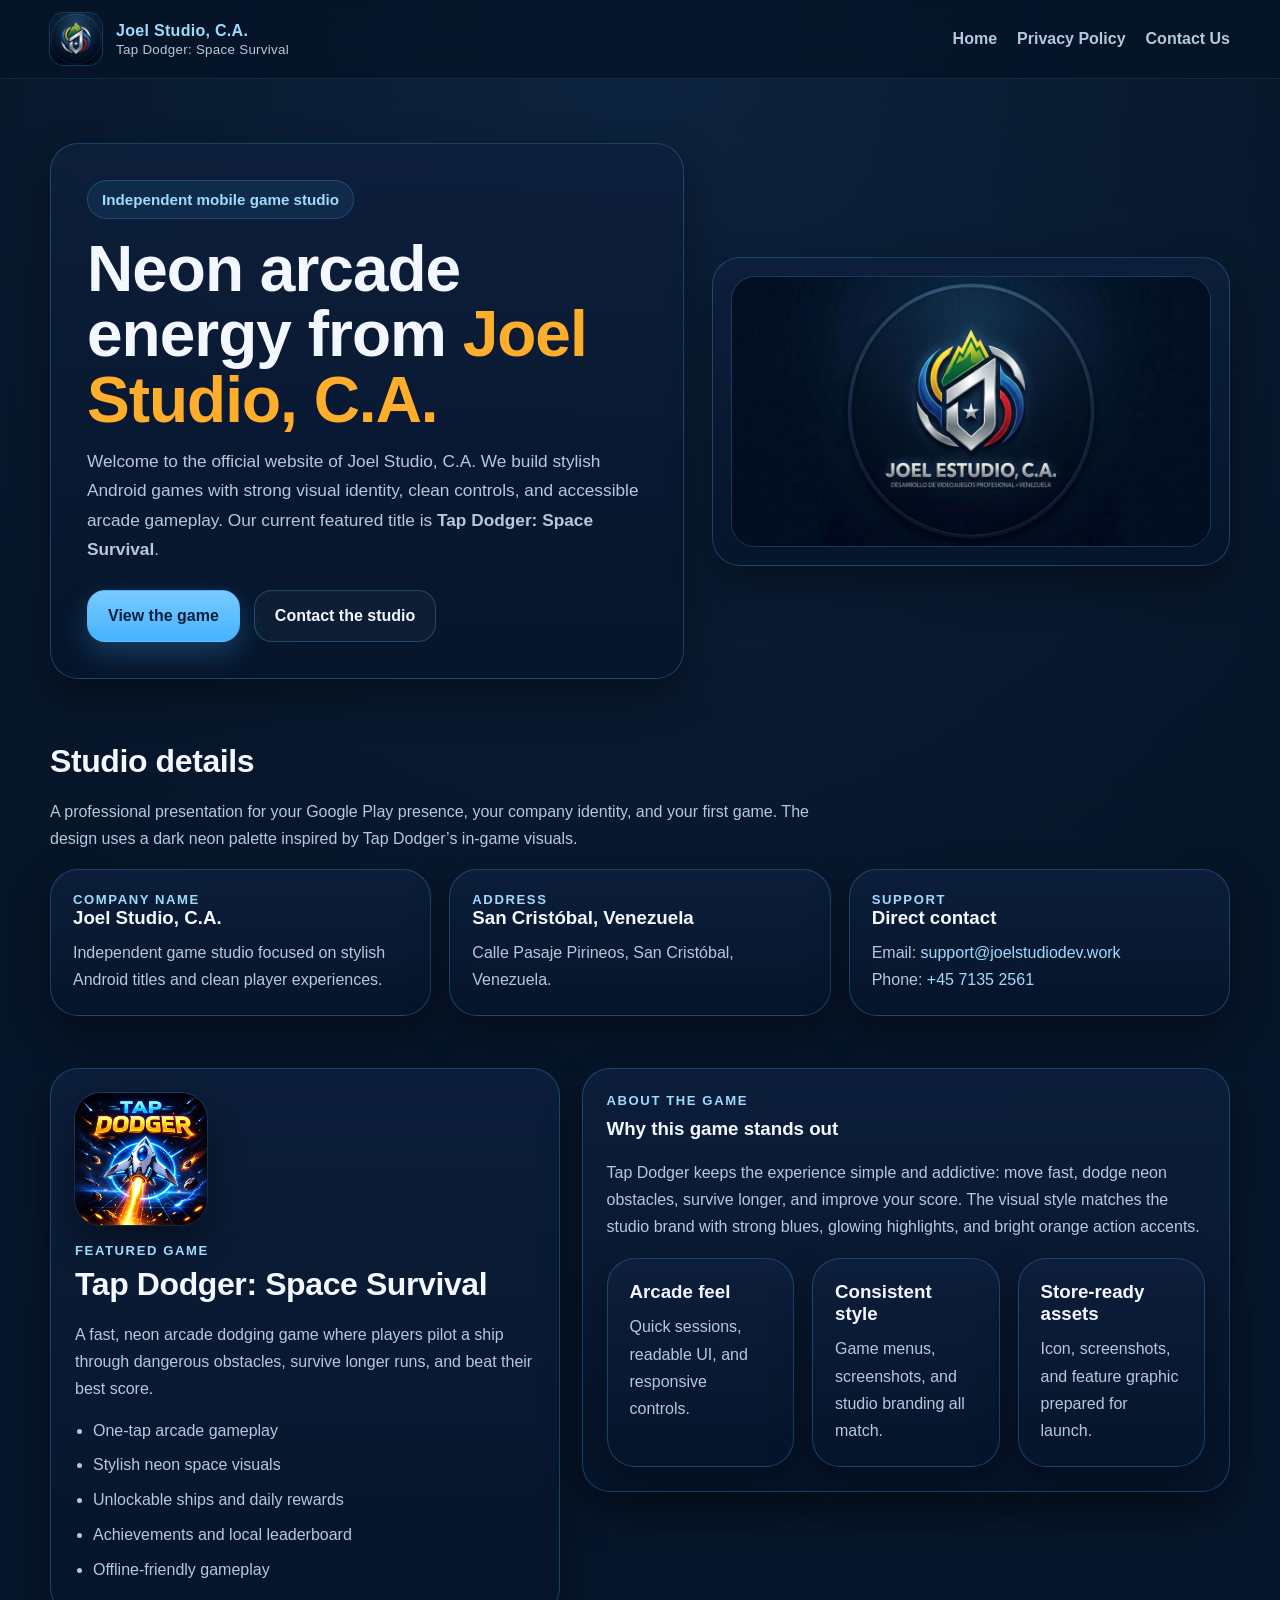
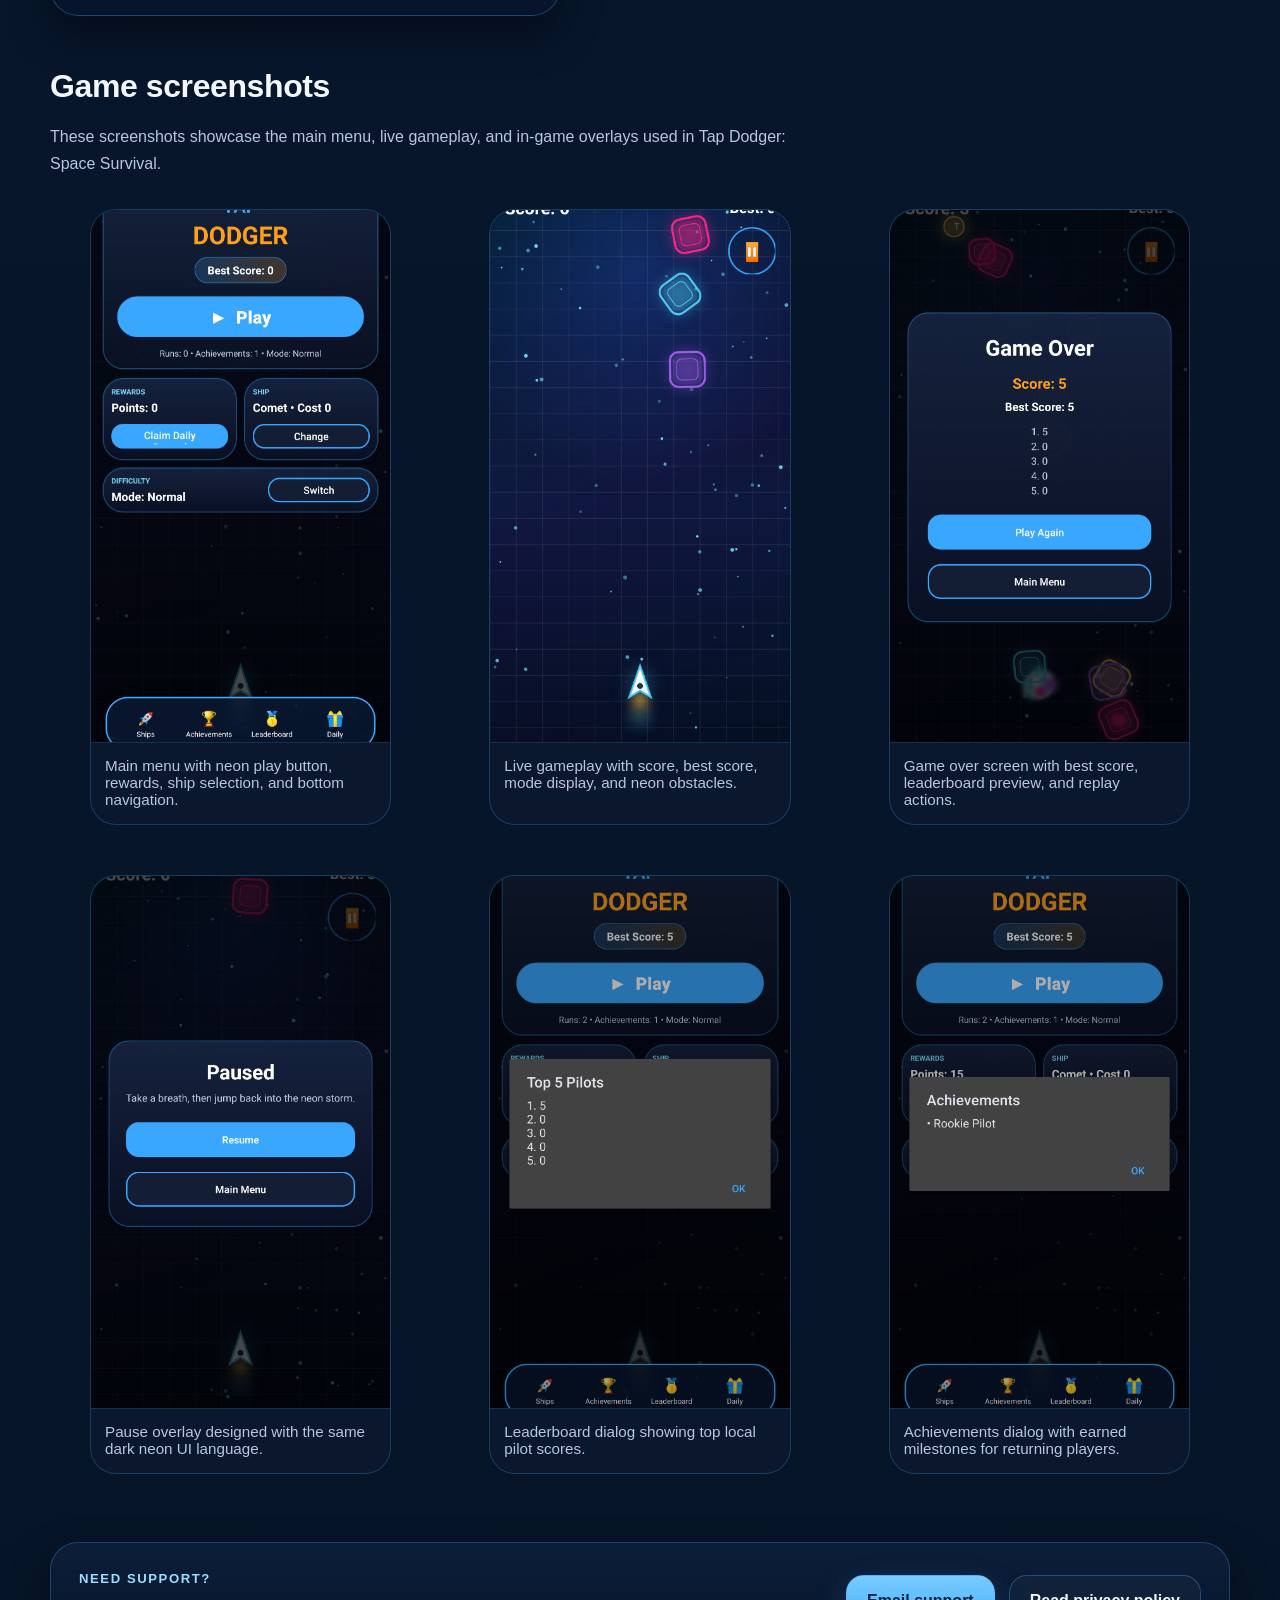
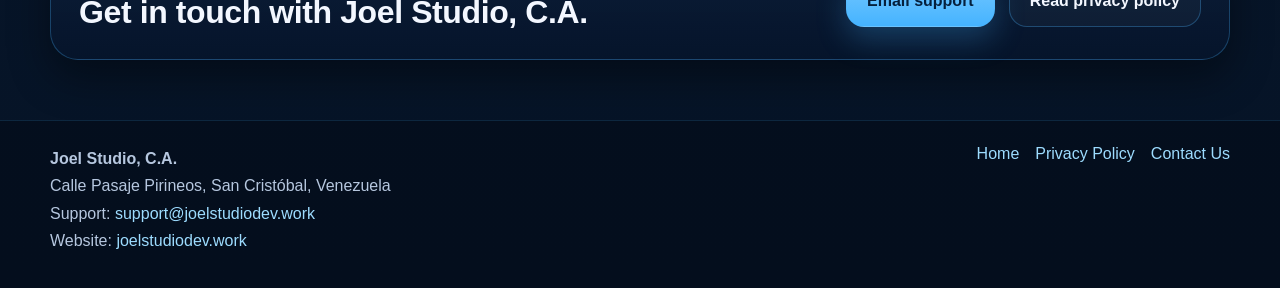
<file: index.html>
<!doctype html>
<html lang="en">
<head>
  <meta charset="utf-8">
  <meta name="viewport" content="width=device-width,initial-scale=1">
  <title>Joel Studio, C.A. | Tap Dodger: Space Survival</title>
  <meta name="description" content="Joel Studio, C.A. official website featuring Tap Dodger: Space Survival, company details, screenshots, and support information.">
  <meta name="theme-color" content="#061427">
  <link rel="icon" href="assets/company-icon.png">
  <link rel="stylesheet" href="styles.css">
</head>
<body>

<header class="nav">
  <div class="container nav-inner">
    <a class="brand" href="index.html">
      <img src="assets/company-icon.png" alt="Joel Studio, C.A. logo">
      <span>
        Joel Studio, C.A.
        <small>Tap Dodger: Space Survival</small>
      </span>
    </a>
    <nav class="nav-links">
      <a href="index.html">Home</a>
      <a href="privacy.html">Privacy Policy</a>
      <a href="contact.html">Contact Us</a>
    </nav>
  </div>
</header>

<main>
  <section class="hero">
    <div class="container hero-grid">
      <div class="card hero-copy">
        <span class="kicker">Independent mobile game studio</span>
        <h1>Neon arcade energy from <span class="accent">Joel Studio, C.A.</span></h1>
        <p>Welcome to the official website of Joel Studio, C.A. We build stylish Android games with strong visual identity, clean controls, and accessible arcade gameplay. Our current featured title is <strong>Tap Dodger: Space Survival</strong>.</p>
        <div class="hero-actions">
          <a class="btn btn-primary" href="#game">View the game</a>
          <a class="btn btn-ghost" href="contact.html">Contact the studio</a>
        </div>
      </div>
      <div class="card hero-visual">
        <div class="visual-shell">
          <img src="assets/company-header.jpg" alt="Joel Studio, C.A. studio banner">
        </div>
      </div>
    </div>
  </section>

  <section class="section">
    <div class="container">
      <h2 class="section-title">Studio details</h2>
      <p class="section-copy">A professional presentation for your Google Play presence, your company identity, and your first game. The design uses a dark neon palette inspired by Tap Dodger’s in-game visuals.</p>
      <div class="company-grid">
        <article class="card info-box">
          <div class="label">Company name</div>
          <h3>Joel Studio, C.A.</h3>
          <p>Independent game studio focused on stylish Android titles and clean player experiences.</p>
        </article>
        <article class="card info-box">
          <div class="label">Address</div>
          <h3>San Cristóbal, Venezuela</h3>
          <p>Calle Pasaje Pirineos, San Cristóbal, Venezuela.</p>
        </article>
        <article class="card info-box">
          <div class="label">Support</div>
          <h3>Direct contact</h3>
          <p>Email: <a href="mailto:support@joelstudiodev.work">support@joelstudiodev.work</a><br>Phone: <a href="tel:+4571352561">+45 7135 2561</a></p>
        </article>
      </div>
    </div>
  </section>

  <section class="section" id="game">
    <div class="container game-showcase">
      <article class="card game-box">
        <img class="game-icon" src="assets/tap-dodger-icon.png" alt="Tap Dodger game icon">
        <div class="label">Featured game</div>
        <h2 class="section-title" style="margin-top:8px">Tap Dodger: Space Survival</h2>
        <p class="section-copy" style="margin-bottom:0">A fast, neon arcade dodging game where players pilot a ship through dangerous obstacles, survive longer runs, and beat their best score.</p>
        <ul class="bullets">
          <li>One-tap arcade gameplay</li>
          <li>Stylish neon space visuals</li>
          <li>Unlockable ships and daily rewards</li>
          <li>Achievements and local leaderboard</li>
          <li>Offline-friendly gameplay</li>
        </ul>
      </article>
      <article class="card game-box">
        <div class="label">About the game</div>
        <h3 style="margin-top:10px">Why this game stands out</h3>
        <p class="section-copy">Tap Dodger keeps the experience simple and addictive: move fast, dodge neon obstacles, survive longer, and improve your score. The visual style matches the studio brand with strong blues, glowing highlights, and bright orange action accents.</p>
        <div class="feature-grid" style="margin-top:18px">
          <div class="card feature-box">
            <h3>Arcade feel</h3>
            <p>Quick sessions, readable UI, and responsive controls.</p>
          </div>
          <div class="card feature-box">
            <h3>Consistent style</h3>
            <p>Game menus, screenshots, and studio branding all match.</p>
          </div>
          <div class="card feature-box">
            <h3>Store-ready assets</h3>
            <p>Icon, screenshots, and feature graphic prepared for launch.</p>
          </div>
        </div>
      </article>
    </div>
  </section>

  <section class="section">
    <div class="container">
      <h2 class="section-title">Game screenshots</h2>
      <p class="section-copy">These screenshots showcase the main menu, live gameplay, and in-game overlays used in Tap Dodger: Space Survival.</p>
      <div class="screens">
        <figure class="screen">
          <img src="assets/screen-menu.png" alt="Tap Dodger main menu screenshot">
          <figcaption>Main menu with neon play button, rewards, ship selection, and bottom navigation.</figcaption>
        </figure>
        <figure class="screen">
          <img src="assets/screen-gameplay.png" alt="Tap Dodger gameplay screenshot">
          <figcaption>Live gameplay with score, best score, mode display, and neon obstacles.</figcaption>
        </figure>
        <figure class="screen">
          <img src="assets/screen-gameover.png" alt="Tap Dodger game over screenshot">
          <figcaption>Game over screen with best score, leaderboard preview, and replay actions.</figcaption>
        </figure>
        <figure class="screen">
          <img src="assets/screen-paused.png" alt="Tap Dodger paused screenshot">
          <figcaption>Pause overlay designed with the same dark neon UI language.</figcaption>
        </figure>
        <figure class="screen">
          <img src="assets/screen-leaderboard.png" alt="Tap Dodger leaderboard screenshot">
          <figcaption>Leaderboard dialog showing top local pilot scores.</figcaption>
        </figure>
        <figure class="screen">
          <img src="assets/screen-achievements.png" alt="Tap Dodger achievements screenshot">
          <figcaption>Achievements dialog with earned milestones for returning players.</figcaption>
        </figure>
      </div>
    </div>
  </section>

  <section class="section">
    <div class="container">
      <div class="card cta">
        <div>
          <div class="label">Need support?</div>
          <h2 class="section-title" style="margin:8px 0 0">Get in touch with Joel Studio, C.A.</h2>
        </div>
        <div class="hero-actions">
          <a class="btn btn-primary" href="mailto:support@joelstudiodev.work">Email support</a>
          <a class="btn btn-ghost" href="privacy.html">Read privacy policy</a>
        </div>
      </div>
    </div>
  </section>
</main>

<footer class="footer">
  <div class="container footer-inner">
    <div>
      <p><strong>Joel Studio, C.A.</strong><br>
      Calle Pasaje Pirineos, San Cristóbal, Venezuela<br>
      Support: <a href="mailto:support@joelstudiodev.work">support@joelstudiodev.work</a><br>
      Website: <a href="https://www.joelstudiodev.work/" target="_blank" rel="noopener">joelstudiodev.work</a></p>
    </div>
    <div class="footer-links">
      <a href="index.html">Home</a>
      <a href="privacy.html">Privacy Policy</a>
      <a href="contact.html">Contact Us</a>
    </div>
  </div>
</footer>

</body>
</html>
</file>
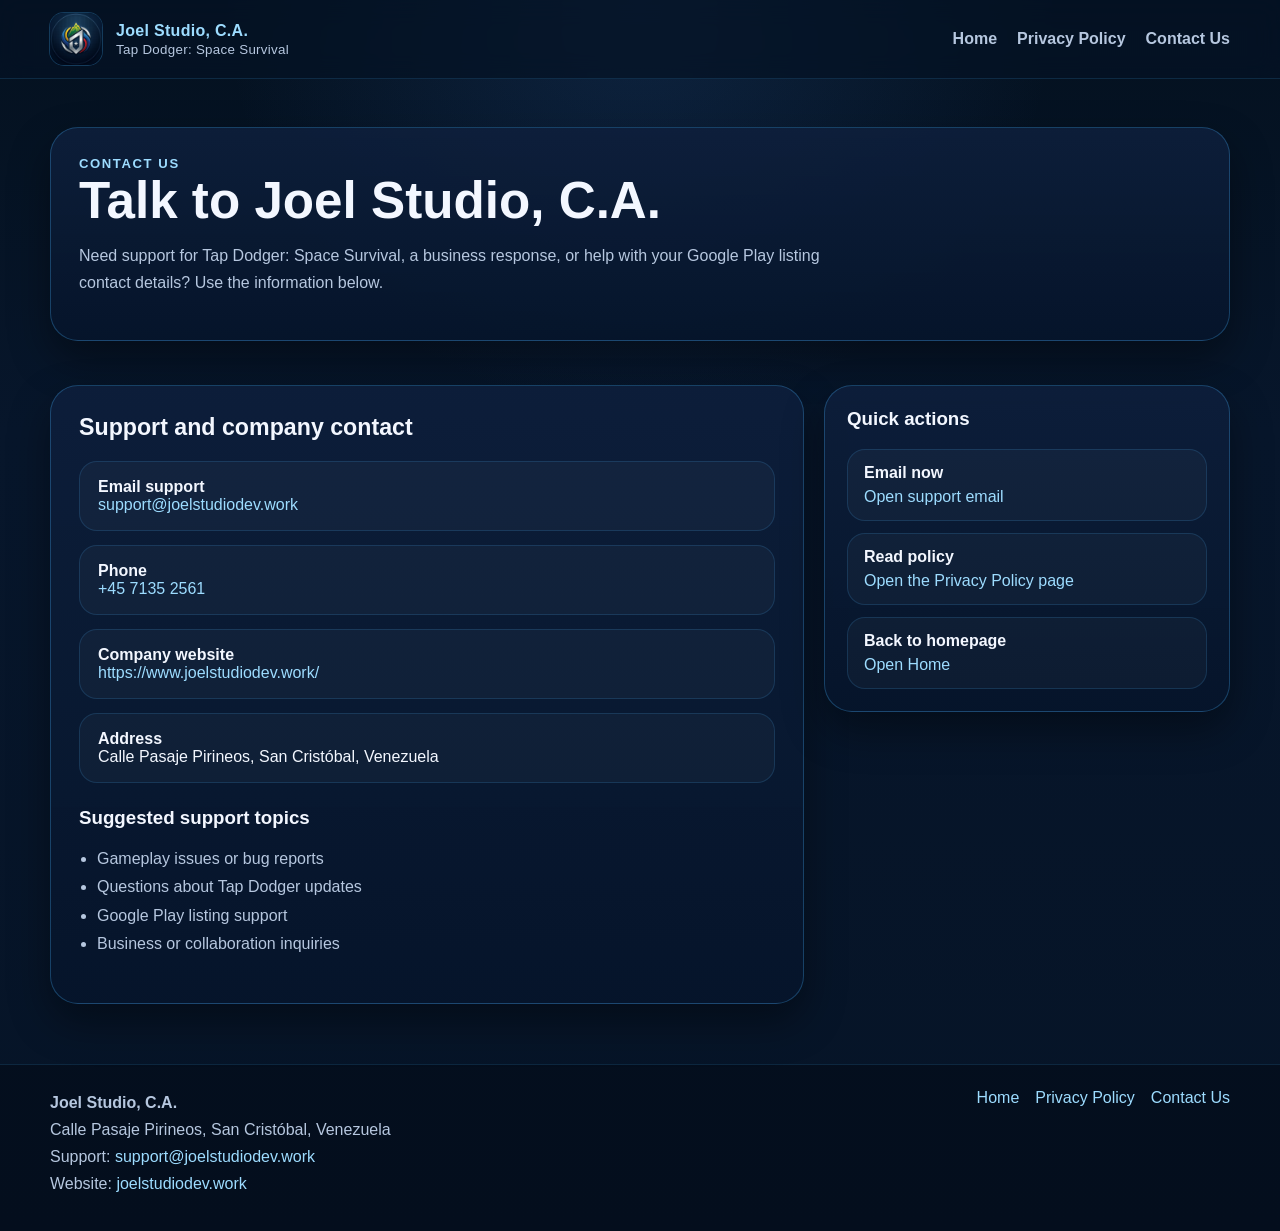
<file: contact.html>
<!doctype html>
<html lang="en">
<head>
  <meta charset="utf-8">
  <meta name="viewport" content="width=device-width,initial-scale=1">
  <title>Contact Us | Joel Studio, C.A.</title>
  <meta name="description" content="Contact Joel Studio, C.A. for support, business inquiries, and Tap Dodger: Space Survival assistance.">
  <meta name="theme-color" content="#061427">
  <link rel="icon" href="assets/company-icon.png">
  <link rel="stylesheet" href="styles.css">
</head>
<body>

<header class="nav">
  <div class="container nav-inner">
    <a class="brand" href="index.html">
      <img src="assets/company-icon.png" alt="Joel Studio, C.A. logo">
      <span>
        Joel Studio, C.A.
        <small>Tap Dodger: Space Survival</small>
      </span>
    </a>
    <nav class="nav-links">
      <a href="index.html">Home</a>
      <a href="privacy.html">Privacy Policy</a>
      <a href="contact.html">Contact Us</a>
    </nav>
  </div>
</header>

<main>
  <section class="page-hero">
    <div class="container">
      <div class="card">
        <div class="label">Contact Us</div>
        <h1>Talk to Joel Studio, C.A.</h1>
        <p class="section-copy">Need support for Tap Dodger: Space Survival, a business response, or help with your Google Play listing contact details? Use the information below.</p>
      </div>
    </div>
  </section>

  <section class="section">
    <div class="container contact-wrap">
      <article class="card content-card">
        <h2>Support and company contact</h2>
        <div class="contact-list">
          <div class="contact-item">
            <strong>Email support</strong><br>
            <a href="mailto:support@joelstudiodev.work">support@joelstudiodev.work</a>
          </div>
          <div class="contact-item">
            <strong>Phone</strong><br>
            <a href="tel:+4571352561">+45 7135 2561</a>
          </div>
          <div class="contact-item">
            <strong>Company website</strong><br>
            <a href="https://www.joelstudiodev.work/" target="_blank" rel="noopener">https://www.joelstudiodev.work/</a>
          </div>
          <div class="contact-item">
            <strong>Address</strong><br>
            Calle Pasaje Pirineos, San Cristóbal, Venezuela
          </div>
        </div>

        <h3>Suggested support topics</h3>
        <ul>
          <li>Gameplay issues or bug reports</li>
          <li>Questions about Tap Dodger updates</li>
          <li>Google Play listing support</li>
          <li>Business or collaboration inquiries</li>
        </ul>
      </article>

      <aside class="card side-card">
        <h3>Quick actions</h3>
        <div class="kv">
          <div><strong>Email now</strong><a href="mailto:support@joelstudiodev.work?subject=Tap%20Dodger%20Support">Open support email</a></div>
          <div><strong>Read policy</strong><a href="privacy.html">Open the Privacy Policy page</a></div>
          <div><strong>Back to homepage</strong><a href="index.html">Open Home</a></div>
        </div>
      </aside>
    </div>
  </section>
</main>

<footer class="footer">
  <div class="container footer-inner">
    <div>
      <p><strong>Joel Studio, C.A.</strong><br>
      Calle Pasaje Pirineos, San Cristóbal, Venezuela<br>
      Support: <a href="mailto:support@joelstudiodev.work">support@joelstudiodev.work</a><br>
      Website: <a href="https://www.joelstudiodev.work/" target="_blank" rel="noopener">joelstudiodev.work</a></p>
    </div>
    <div class="footer-links">
      <a href="index.html">Home</a>
      <a href="privacy.html">Privacy Policy</a>
      <a href="contact.html">Contact Us</a>
    </div>
  </div>
</footer>

</body>
</html>
</file>
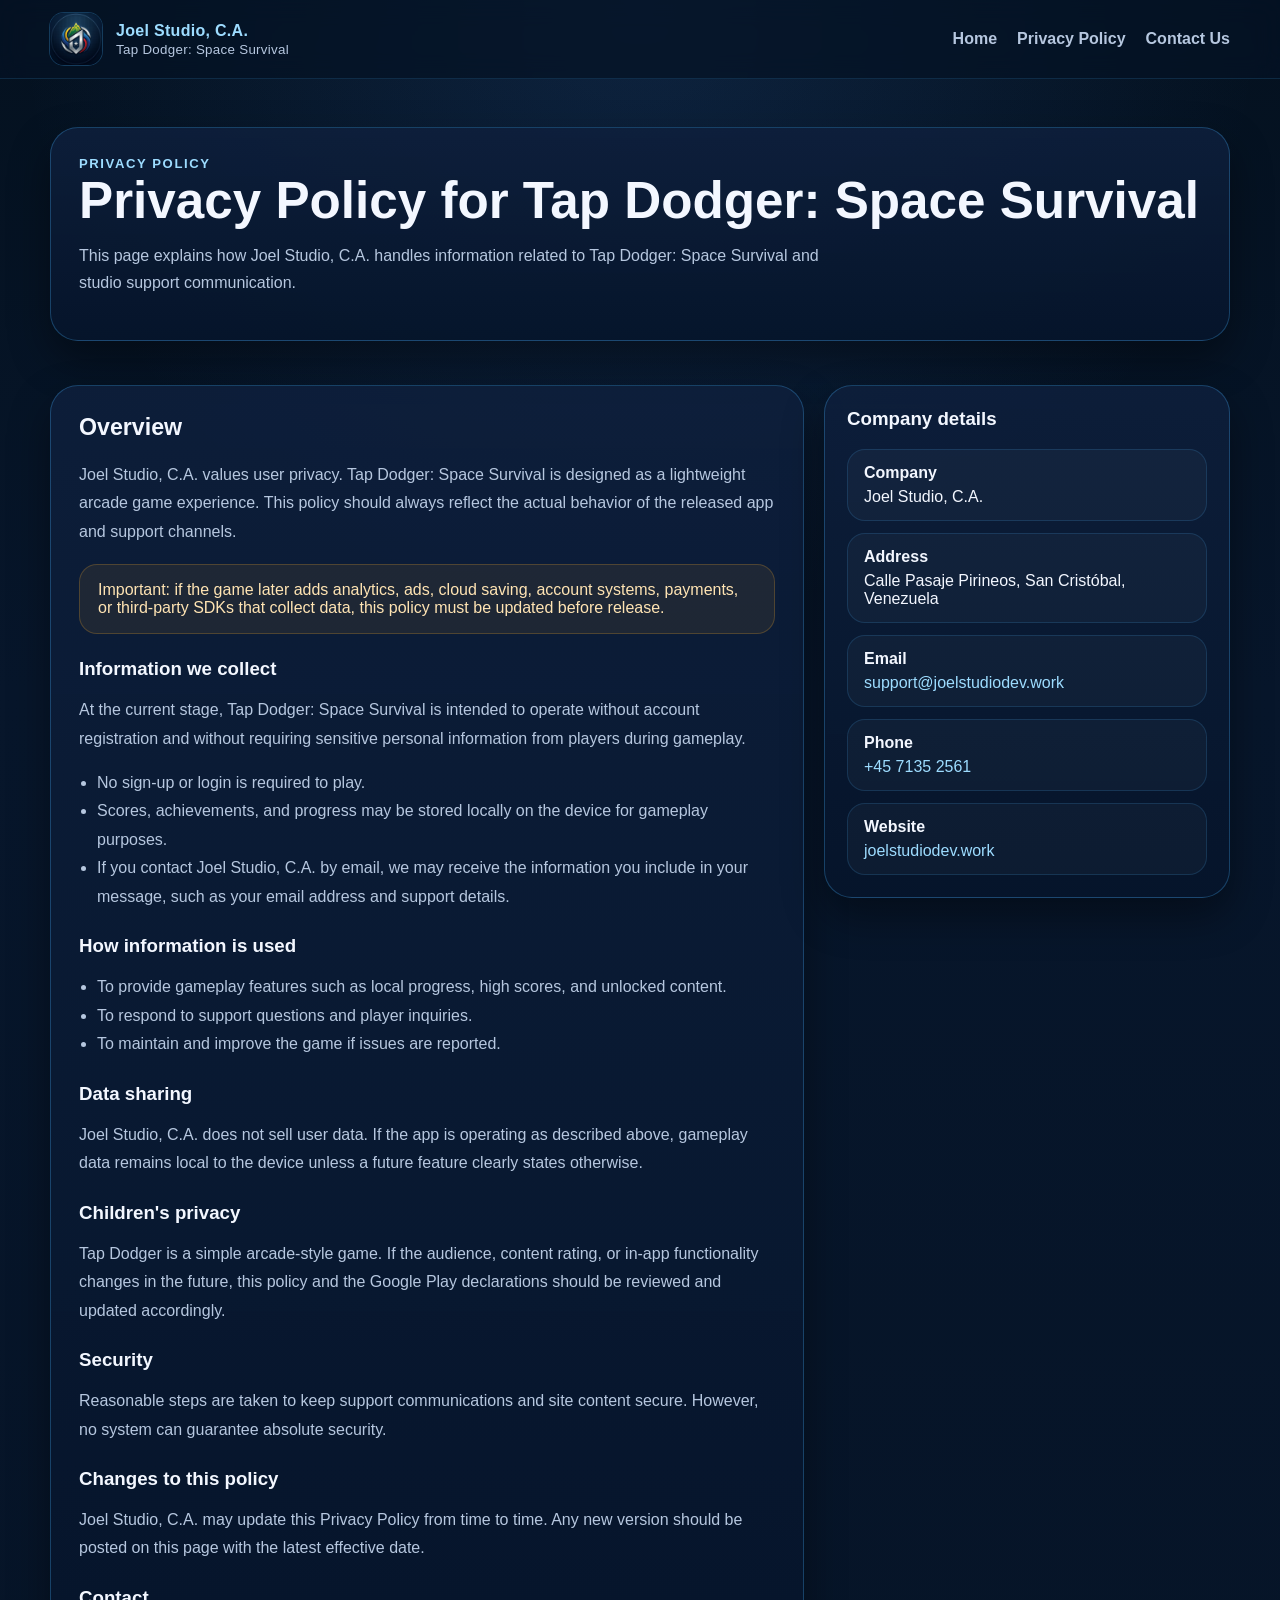
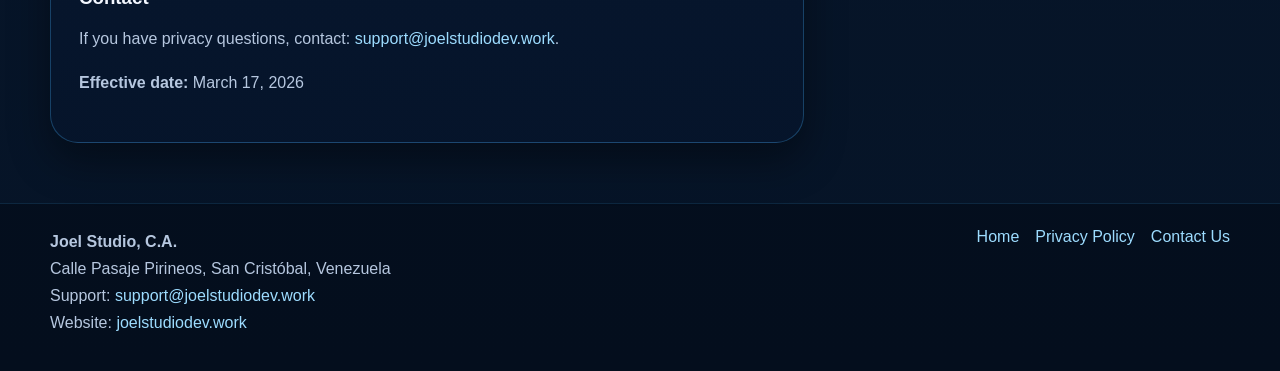
<file: privacy.html>
<!doctype html>
<html lang="en">
<head>
  <meta charset="utf-8">
  <meta name="viewport" content="width=device-width,initial-scale=1">
  <title>Privacy Policy | Joel Studio, C.A.</title>
  <meta name="description" content="Privacy Policy for Joel Studio, C.A. and Tap Dodger: Space Survival.">
  <meta name="theme-color" content="#061427">
  <link rel="icon" href="assets/company-icon.png">
  <link rel="stylesheet" href="styles.css">
</head>
<body>

<header class="nav">
  <div class="container nav-inner">
    <a class="brand" href="index.html">
      <img src="assets/company-icon.png" alt="Joel Studio, C.A. logo">
      <span>
        Joel Studio, C.A.
        <small>Tap Dodger: Space Survival</small>
      </span>
    </a>
    <nav class="nav-links">
      <a href="index.html">Home</a>
      <a href="privacy.html">Privacy Policy</a>
      <a href="contact.html">Contact Us</a>
    </nav>
  </div>
</header>

<main>
  <section class="page-hero">
    <div class="container">
      <div class="card">
        <div class="label">Privacy Policy</div>
        <h1>Privacy Policy for Tap Dodger: Space Survival</h1>
        <p class="section-copy">This page explains how Joel Studio, C.A. handles information related to Tap Dodger: Space Survival and studio support communication.</p>
      </div>
    </div>
  </section>

  <section class="section">
    <div class="container policy">
      <article class="card content-card">
        <h2>Overview</h2>
        <p>Joel Studio, C.A. values user privacy. Tap Dodger: Space Survival is designed as a lightweight arcade game experience. This policy should always reflect the actual behavior of the released app and support channels.</p>

        <div class="notice">
          Important: if the game later adds analytics, ads, cloud saving, account systems, payments, or third-party SDKs that collect data, this policy must be updated before release.
        </div>

        <h3>Information we collect</h3>
        <p>At the current stage, Tap Dodger: Space Survival is intended to operate without account registration and without requiring sensitive personal information from players during gameplay.</p>
        <ul>
          <li>No sign-up or login is required to play.</li>
          <li>Scores, achievements, and progress may be stored locally on the device for gameplay purposes.</li>
          <li>If you contact Joel Studio, C.A. by email, we may receive the information you include in your message, such as your email address and support details.</li>
        </ul>

        <h3>How information is used</h3>
        <ul>
          <li>To provide gameplay features such as local progress, high scores, and unlocked content.</li>
          <li>To respond to support questions and player inquiries.</li>
          <li>To maintain and improve the game if issues are reported.</li>
        </ul>

        <h3>Data sharing</h3>
        <p>Joel Studio, C.A. does not sell user data. If the app is operating as described above, gameplay data remains local to the device unless a future feature clearly states otherwise.</p>

        <h3>Children's privacy</h3>
        <p>Tap Dodger is a simple arcade-style game. If the audience, content rating, or in-app functionality changes in the future, this policy and the Google Play declarations should be reviewed and updated accordingly.</p>

        <h3>Security</h3>
        <p>Reasonable steps are taken to keep support communications and site content secure. However, no system can guarantee absolute security.</p>

        <h3>Changes to this policy</h3>
        <p>Joel Studio, C.A. may update this Privacy Policy from time to time. Any new version should be posted on this page with the latest effective date.</p>

        <h3>Contact</h3>
        <p>If you have privacy questions, contact: <a href="mailto:support@joelstudiodev.work">support@joelstudiodev.work</a>.</p>

        <p><strong>Effective date:</strong> March 17, 2026</p>
      </article>

      <aside class="card side-card">
        <h3>Company details</h3>
        <div class="kv">
          <div><strong>Company</strong>Joel Studio, C.A.</div>
          <div><strong>Address</strong>Calle Pasaje Pirineos, San Cristóbal, Venezuela</div>
          <div><strong>Email</strong><a href="mailto:support@joelstudiodev.work">support@joelstudiodev.work</a></div>
          <div><strong>Phone</strong><a href="tel:+4571352561">+45 7135 2561</a></div>
          <div><strong>Website</strong><a href="https://www.joelstudiodev.work/" target="_blank" rel="noopener">joelstudiodev.work</a></div>
        </div>
      </aside>
    </div>
  </section>
</main>

<footer class="footer">
  <div class="container footer-inner">
    <div>
      <p><strong>Joel Studio, C.A.</strong><br>
      Calle Pasaje Pirineos, San Cristóbal, Venezuela<br>
      Support: <a href="mailto:support@joelstudiodev.work">support@joelstudiodev.work</a><br>
      Website: <a href="https://www.joelstudiodev.work/" target="_blank" rel="noopener">joelstudiodev.work</a></p>
    </div>
    <div class="footer-links">
      <a href="index.html">Home</a>
      <a href="privacy.html">Privacy Policy</a>
      <a href="contact.html">Contact Us</a>
    </div>
  </div>
</footer>

</body>
</html>
</file>
<file: styles.css>
:root{
  --bg:#061427;
  --bg-2:#0b1f3d;
  --panel:rgba(12, 28, 56, 0.88);
  --panel-2:rgba(11, 24, 46, 0.92);
  --line:#1f7ddf;
  --cyan:#45b3ff;
  --cyan-soft:#9ddcff;
  --orange:#ffae2b;
  --text:#f3f7ff;
  --muted:#b6c7df;
  --shadow:0 18px 40px rgba(0,0,0,.38);
}

*{box-sizing:border-box}
html{scroll-behavior:smooth}
body{
  margin:0;
  font-family:Inter,Segoe UI,Arial,sans-serif;
  color:var(--text);
  background:
    radial-gradient(circle at top center, rgba(55,116,204,.18), transparent 30%),
    linear-gradient(180deg,#04111f 0%, #07162b 35%, #061427 100%);
  min-height:100vh;
}
a{color:var(--cyan-soft);text-decoration:none}
a:hover{color:white}
img{max-width:100%;display:block}

.container{width:min(1180px, calc(100% - 32px)); margin:0 auto}
.nav{
  position:sticky; top:0; z-index:10;
  backdrop-filter: blur(12px);
  background:rgba(5,18,36,.72);
  border-bottom:1px solid rgba(69,179,255,.15);
}
.nav-inner{
  display:flex; align-items:center; justify-content:space-between;
  min-height:78px; gap:18px;
}
.brand{display:flex; align-items:center; gap:14px; font-weight:800; letter-spacing:.3px}
.brand img{width:52px; height:52px; border-radius:14px; box-shadow:0 0 0 1px rgba(69,179,255,.26)}
.brand small{display:block; color:var(--muted); font-weight:500; margin-top:2px}
.nav-links{display:flex; gap:20px; flex-wrap:wrap}
.nav-links a{font-weight:600; color:var(--muted)}
.nav-links a:hover{color:white}

.hero{
  padding:64px 0 38px;
}
.hero-grid{
  display:grid; grid-template-columns:1.1fr .9fr; gap:28px; align-items:center;
}
.card{
  background:linear-gradient(180deg, rgba(14,31,60,.88), rgba(6,21,43,.92));
  border:1px solid rgba(69,179,255,.28);
  border-radius:28px;
  box-shadow:var(--shadow);
}
.hero-copy{padding:36px}
.kicker{
  display:inline-flex; align-items:center; gap:10px;
  padding:10px 14px; border-radius:999px;
  background:rgba(69,179,255,.09); color:var(--cyan-soft); font-weight:700; font-size:.95rem;
  border:1px solid rgba(69,179,255,.22);
}
.hero h1{
  font-size:clamp(2.3rem, 5vw, 4.6rem);
  line-height:1.02; margin:18px 0 14px; letter-spacing:-1px;
}
.hero h1 .accent{color:var(--orange)}
.hero p{
  color:var(--muted); font-size:1.08rem; line-height:1.7; margin:0 0 26px;
}
.hero-actions{display:flex; gap:14px; flex-wrap:wrap}
.btn{
  display:inline-flex; align-items:center; justify-content:center; gap:10px;
  min-height:52px; padding:0 20px; border-radius:18px; font-weight:800;
  border:1px solid rgba(69,179,255,.3); transition:.22s ease;
}
.btn-primary{
  color:#05203d; background:linear-gradient(180deg,#79caff,#45b3ff); box-shadow:0 12px 30px rgba(69,179,255,.25);
}
.btn-primary:hover{transform:translateY(-1px); filter:brightness(1.04)}
.btn-ghost{
  color:var(--text); background:rgba(255,255,255,.03);
}
.btn-ghost:hover{background:rgba(255,255,255,.06)}

.hero-visual{padding:18px}
.visual-shell{
  overflow:hidden; border-radius:24px; border:1px solid rgba(69,179,255,.22);
}
.visual-shell img{width:100%; aspect-ratio:16/9; object-fit:cover}

.section{padding:26px 0}
.section-title{
  margin:0 0 18px; font-size:2rem; letter-spacing:-.4px;
}
.section-copy{color:var(--muted); max-width:760px; line-height:1.7; margin-top:0}

.company-grid, .feature-grid{
  display:grid; grid-template-columns:repeat(3, 1fr); gap:18px;
}
.info-box, .feature-box{
  padding:22px;
}
.info-box h3, .feature-box h3{margin:0 0 10px}
.info-box p, .feature-box p{margin:0; color:var(--muted); line-height:1.7}
.label{color:var(--cyan-soft); font-size:.82rem; text-transform:uppercase; letter-spacing:.12em; font-weight:800}

.game-showcase{
  display:grid; grid-template-columns:.88fr 1.12fr; gap:22px; align-items:start;
}
.game-box{padding:24px}
.game-icon{
  width:132px; height:132px; border-radius:26px; margin-bottom:18px;
  box-shadow:0 16px 34px rgba(0,0,0,.4), 0 0 0 1px rgba(69,179,255,.22);
}
.bullets{margin:14px 0 0; padding-left:18px; color:var(--muted); line-height:1.8}
.bullets li{margin:6px 0}

.screens{
  display:grid; grid-template-columns:repeat(3, 1fr); gap:18px;
}
.screen{
  overflow:hidden; position:relative; border-radius:26px;
  border:1px solid rgba(69,179,255,.24); background:var(--panel-2);
}
.screen img{width:100%; aspect-ratio:9/16; object-fit:cover}
.screen figcaption{
  padding:14px 14px 16px; color:var(--muted); font-size:.95rem;
  border-top:1px solid rgba(69,179,255,.16);
}

.cta{
  padding:28px;
  display:flex; align-items:center; justify-content:space-between; gap:18px; flex-wrap:wrap;
}

.page-hero{
  padding:48px 0 18px;
}
.page-hero .card{padding:28px}
.page-hero h1{margin:0 0 12px; font-size:clamp(2rem, 4vw, 3.4rem)}
.policy, .contact-wrap{
  display:grid; grid-template-columns: 1.3fr .7fr; gap:20px; align-items:start;
}
.content-card{padding:28px}
.content-card h2{margin-top:0; font-size:1.45rem}
.content-card h3{margin:24px 0 10px}
.content-card p, .content-card li{color:var(--muted); line-height:1.78}
.content-card ul{padding-left:18px}
.side-card{padding:22px}
.side-card h3{margin-top:0}
.kv{display:grid; gap:12px}
.kv div{
  padding:14px 16px; border-radius:18px;
  background:rgba(255,255,255,.03); border:1px solid rgba(69,179,255,.16);
}
.kv strong{display:block; margin-bottom:6px}
.notice{
  padding:16px 18px; border-radius:18px; margin:18px 0;
  background:rgba(255,174,43,.08); border:1px solid rgba(255,174,43,.22); color:#ffe4b3;
}
.contact-list{display:grid; gap:14px}
.contact-item{
  padding:16px 18px; border-radius:18px;
  background:rgba(255,255,255,.03); border:1px solid rgba(69,179,255,.16)
}

.footer{
  margin-top:34px; border-top:1px solid rgba(69,179,255,.15);
  background:rgba(4,13,26,.68);
}
.footer-inner{
  display:flex; justify-content:space-between; gap:20px; flex-wrap:wrap;
  padding:24px 0 34px;
}
.footer p{margin:0; color:var(--muted); line-height:1.7}
.footer-links{display:flex; gap:16px; flex-wrap:wrap}

@media (max-width: 980px){
  .hero-grid, .company-grid, .feature-grid, .game-showcase, .policy, .contact-wrap{
    grid-template-columns:1fr;
  }
  .screens{grid-template-columns:repeat(2,1fr)}
}
@media (max-width: 680px){
  .nav-inner{padding:10px 0}
  .brand img{width:44px;height:44px}
  .screens{grid-template-columns:1fr}
  .hero-copy{padding:24px}
  .hero-visual{padding:12px}
}
</file>
